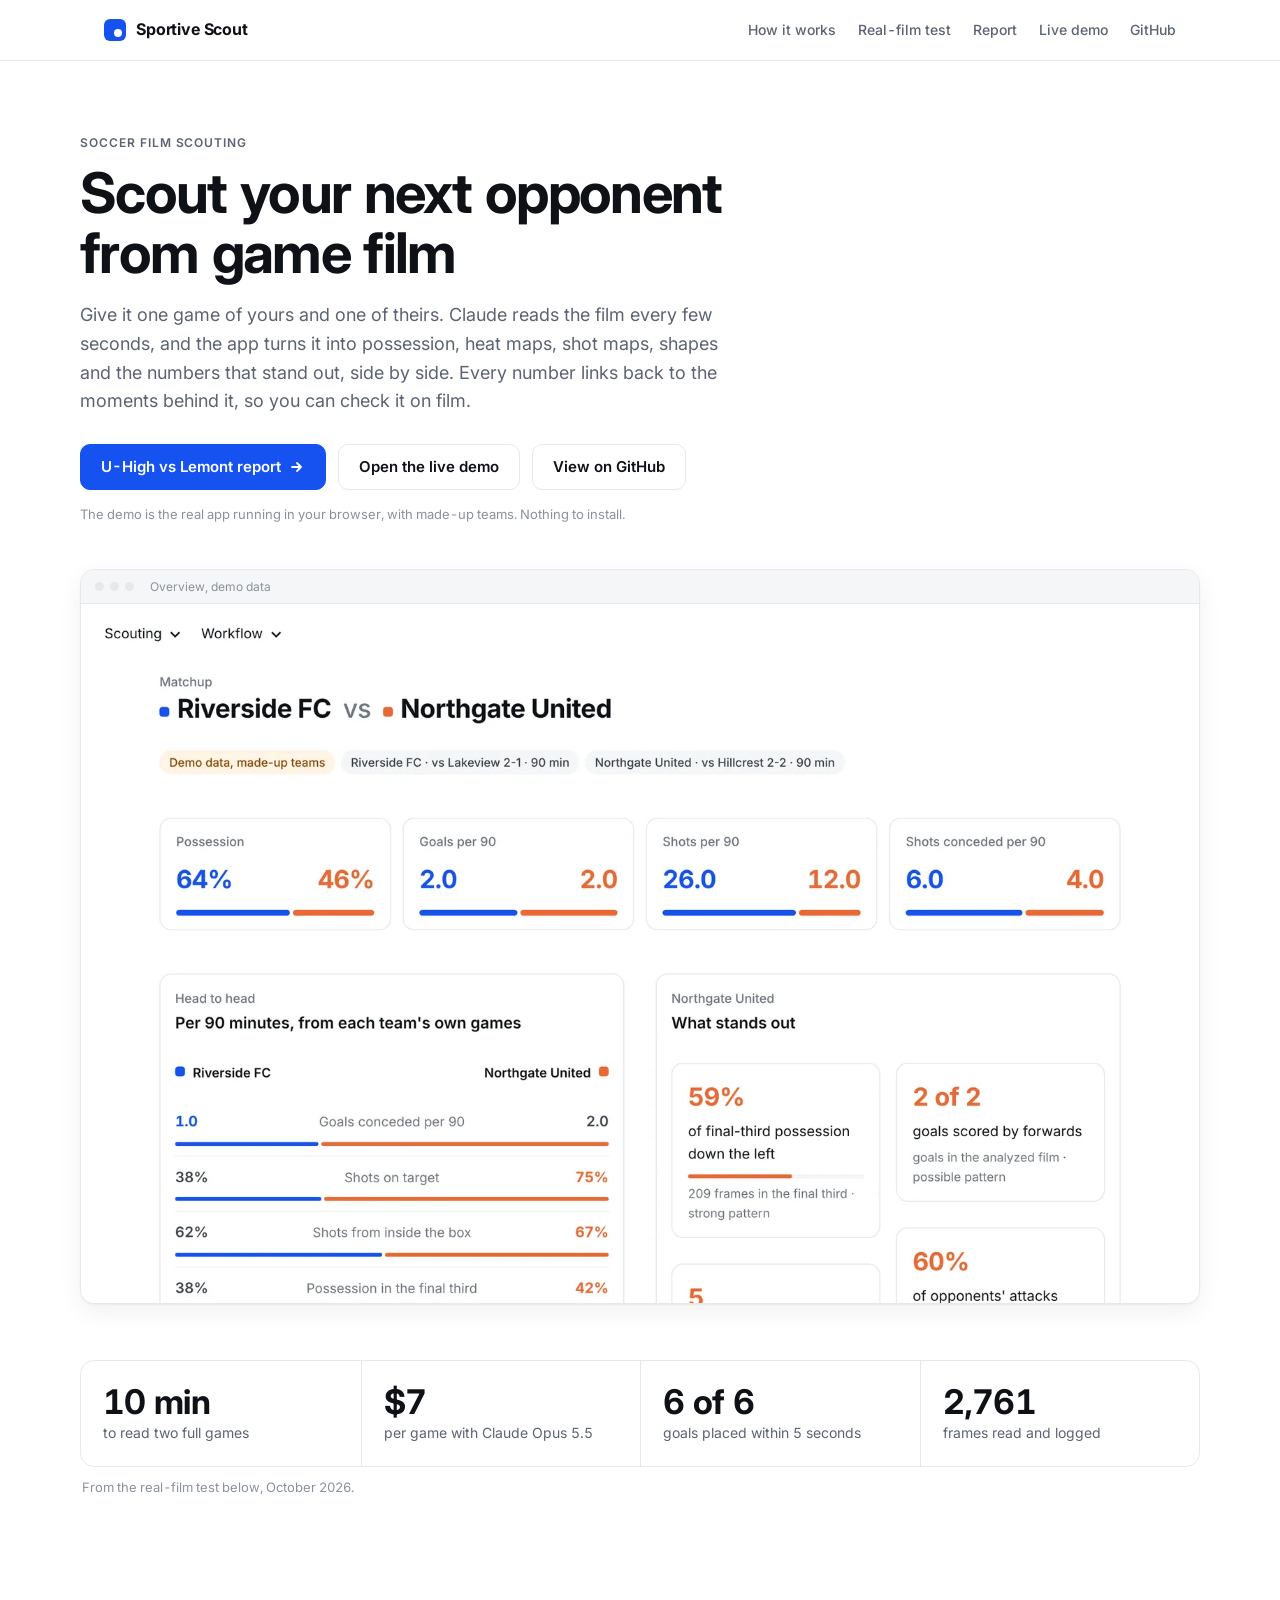
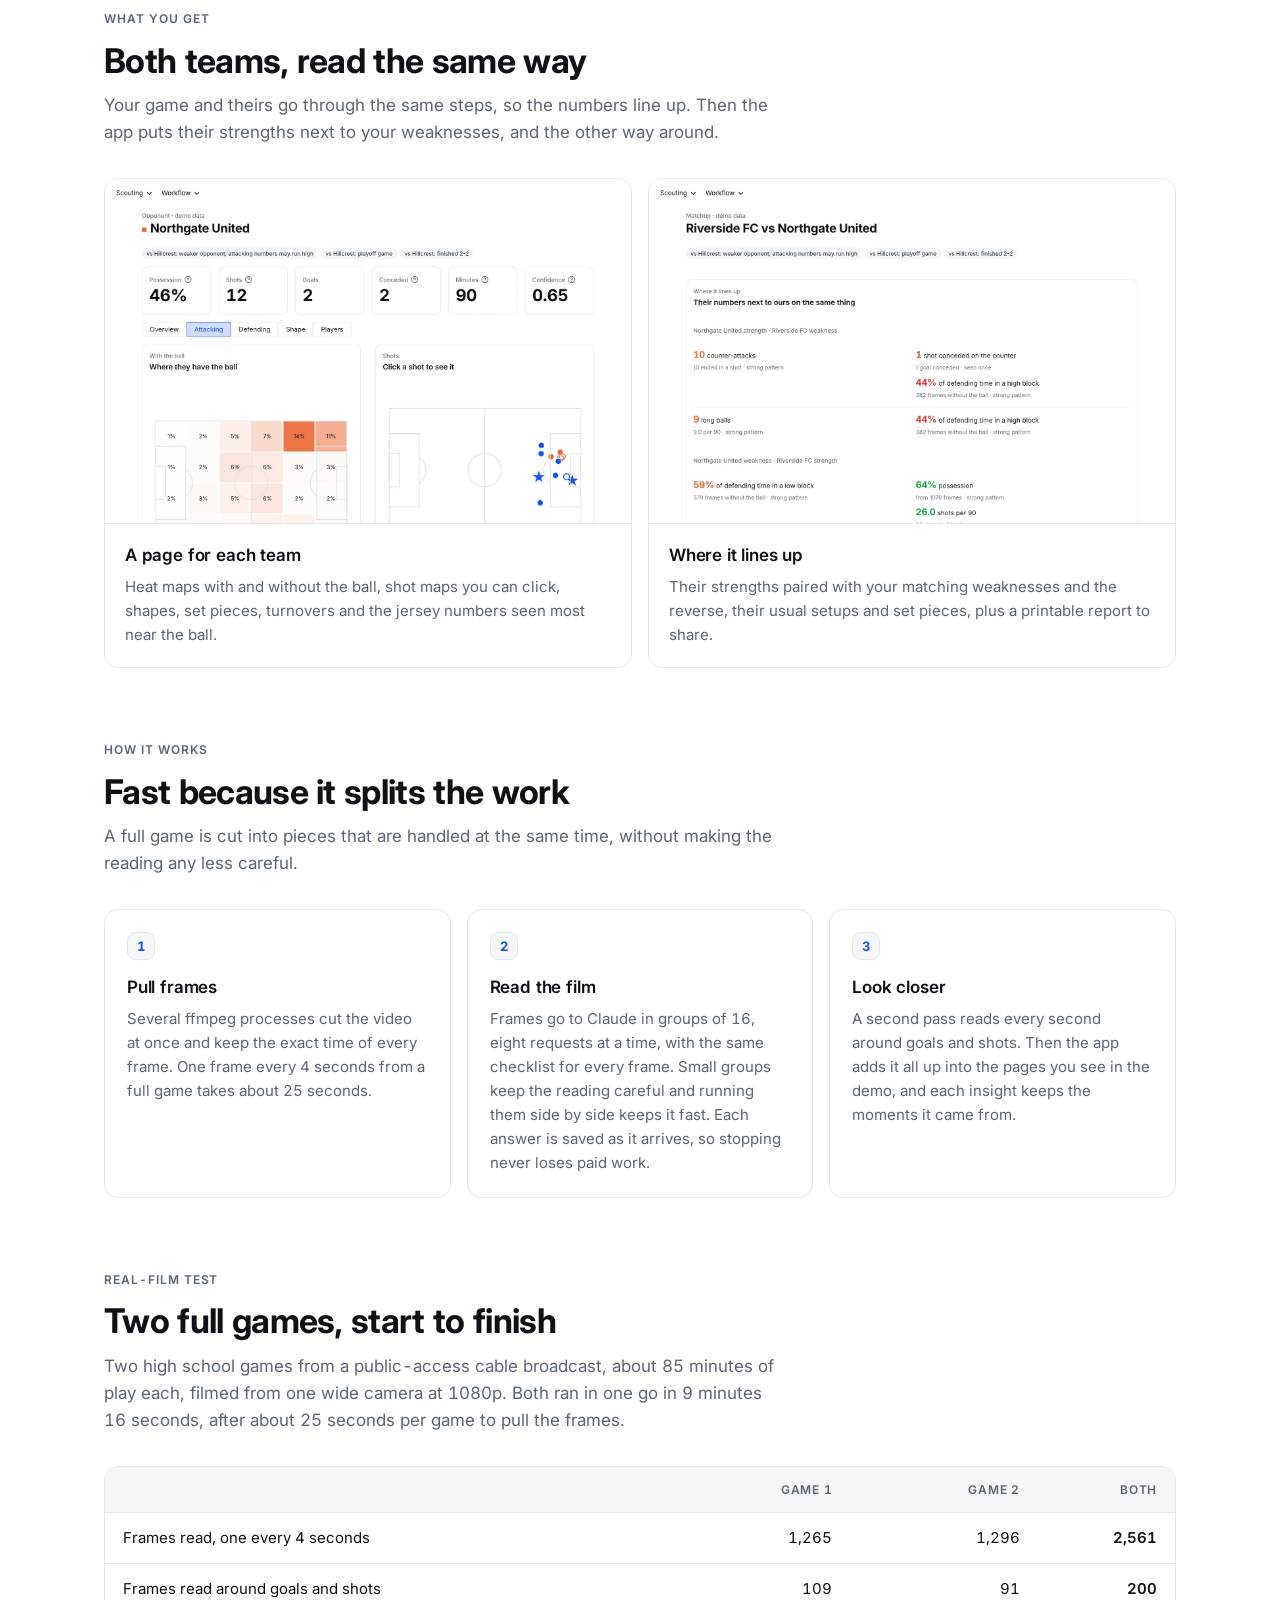
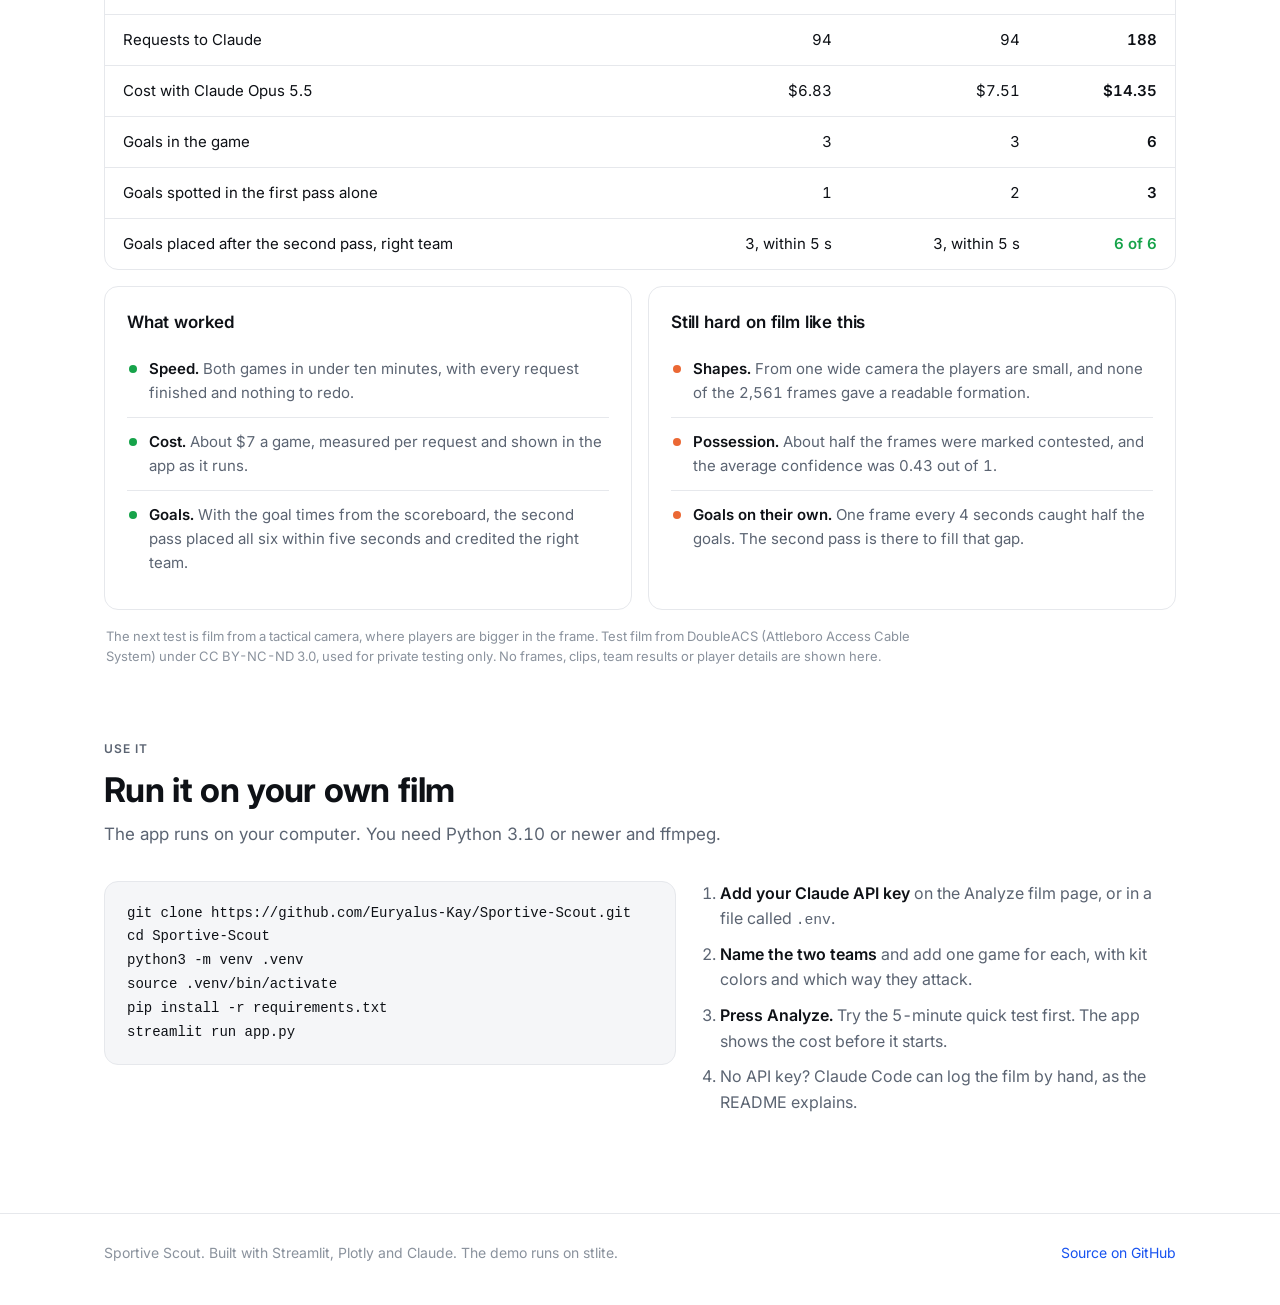
<file: index.html>
<!doctype html>
<html lang="en">
<head>
  <meta charset="utf-8">
  <meta name="viewport" content="width=device-width, initial-scale=1">
  <title>Sportive Scout</title>
  <meta name="description" content="Scout your next opponent from game film. Claude reads the film, the app shows both teams side by side.">
  <link rel="icon" href="favicon.svg" type="image/svg+xml">
  <link rel="preconnect" href="https://fonts.googleapis.com">
  <link rel="preconnect" href="https://fonts.gstatic.com" crossorigin>
  <link href="https://fonts.googleapis.com/css2?family=Inter:wght@400;500;600;700&display=swap" rel="stylesheet">
  <style>
    :root {
      --bg: #ffffff; --soft: #f5f6f8; --card: #ffffff; --ink: #0e1116; --muted: #5b6472; --faint: #8a929d;
      --line: #e6e8ec; --blue: #1652f0; --blue-ink: #ffffff; --orange: #eb6834; --good: #16a34a;
      --shadow: 0 1px 2px rgba(14, 17, 22, .04), 0 8px 24px rgba(14, 17, 22, .06);
    }
    @media (prefers-color-scheme: dark) {
      :root:not([data-theme="light"]) {
        --bg: #0d1117; --soft: #141a22; --card: #121820; --ink: #e8ebef; --muted: #a2abb6; --faint: #7d8794;
        --line: #252d37; --blue: #4d7dff; --blue-ink: #ffffff; --orange: #ff8a57; --good: #34c26b;
        --shadow: 0 1px 2px rgba(0, 0, 0, .3), 0 8px 24px rgba(0, 0, 0, .35);
      }
    }
    :root[data-theme="dark"] {
      --bg: #0d1117; --soft: #141a22; --card: #121820; --ink: #e8ebef; --muted: #a2abb6; --faint: #7d8794;
      --line: #252d37; --blue: #4d7dff; --blue-ink: #ffffff; --orange: #ff8a57; --good: #34c26b;
      --shadow: 0 1px 2px rgba(0, 0, 0, .3), 0 8px 24px rgba(0, 0, 0, .35);
    }
    * { box-sizing: border-box; }
    html { -webkit-text-size-adjust: 100%; }
    body { margin: 0; background: var(--bg); color: var(--ink); font: 16px/1.6 Inter, -apple-system, BlinkMacSystemFont,
           "Segoe UI", Roboto, sans-serif; font-feature-settings: "tnum" 1; }
    a { color: var(--blue); text-decoration: none; }
    a:hover { text-decoration: underline; }
    code { font: 0.92em ui-monospace, SFMono-Regular, Menlo, Consolas, monospace; }
    .wrap { max-width: 1120px; margin: 0 auto; padding: 0 24px; }
    @media (max-width: 640px) { .wrap { padding: 0 16px; } }

    header { border-bottom: 1px solid var(--line); }
    nav { display: flex; align-items: center; justify-content: space-between; height: 60px; gap: 16px; }
    .brand { display: flex; align-items: center; gap: 10px; font-weight: 700; letter-spacing: -.01em; color: var(--ink); }
    .brand:hover { text-decoration: none; }
    .mark { width: 22px; height: 22px; border-radius: 6px; background: var(--blue); position: relative; flex: none; }
    .mark::after { content: ""; position: absolute; width: 8px; height: 8px; border-radius: 50%; background: #fff; right: 4px; bottom: 4px; }
    .links { display: flex; gap: 22px; font-size: 14px; font-weight: 500; }
    .links a { color: var(--muted); }
    .links a:hover { color: var(--ink); text-decoration: none; }
    @media (max-width: 720px) { .links .opt { display: none; } }

    .eyebrow { font-size: 12px; font-weight: 600; letter-spacing: .08em; text-transform: uppercase; color: var(--muted); margin: 0 0 12px; }
    h1 { font-size: clamp(34px, 5.2vw, 56px); line-height: 1.06; letter-spacing: -.03em; margin: 0 0 18px; font-weight: 700; max-width: 760px; }
    h2 { font-size: clamp(26px, 3.4vw, 34px); line-height: 1.15; letter-spacing: -.02em; margin: 0 0 12px; font-weight: 700; }
    h3 { font-size: 17px; letter-spacing: -.01em; margin: 0 0 6px; font-weight: 600; }
    .lede { font-size: 18px; color: var(--muted); max-width: 640px; margin: 0 0 28px; }
    .hero { padding: 72px 0 40px; }
    @media (max-width: 640px) { .hero { padding: 44px 0 28px; } .lede { font-size: 17px; } }

    .ctas { display: flex; flex-wrap: wrap; gap: 12px; align-items: center; }
    .btn { display: inline-flex; align-items: center; gap: 8px; height: 46px; padding: 0 20px; border-radius: 10px; font-weight: 600;
           font-size: 15px; border: 1px solid var(--line); color: var(--ink); background: var(--card); }
    .btn:hover { text-decoration: none; border-color: var(--faint); }
    .btn.primary { background: var(--blue); border-color: var(--blue); color: var(--blue-ink); }
    .btn.primary:hover { filter: brightness(1.08); }
    .note { font-size: 13px; color: var(--faint); margin: 14px 0 0; }

    .frame { margin-top: 44px; border: 1px solid var(--line); border-radius: 14px; overflow: hidden; background: var(--card); box-shadow: var(--shadow); }
    .frame .bar { display: flex; align-items: center; gap: 6px; height: 34px; padding: 0 14px; border-bottom: 1px solid var(--line); background: var(--soft); }
    .frame .bar i { width: 9px; height: 9px; border-radius: 50%; background: var(--line); display: block; }
    .frame .bar span { margin-left: 10px; font-size: 12px; color: var(--faint); }
    .frame img { display: block; width: 100%; height: auto; aspect-ratio: 1600 / 1000; object-fit: cover; object-position: top; }

    .numbers { display: grid; grid-template-columns: repeat(4, 1fr); border: 1px solid var(--line); border-radius: 14px; margin: 56px 0 0; background: var(--card); }
    .numbers div { padding: 22px 22px 20px; border-left: 1px solid var(--line); }
    .numbers div:first-child { border-left: 0; }
    .numbers b { display: block; font-size: 34px; line-height: 1.1; letter-spacing: -.02em; font-weight: 700; }
    .numbers span { font-size: 14px; color: var(--muted); }
    @media (max-width: 760px) {
      .numbers { grid-template-columns: 1fr 1fr; }
      .numbers div:nth-child(3) { border-left: 0; }
      .numbers div:nth-child(n+3) { border-top: 1px solid var(--line); }
      .numbers b { font-size: 28px; }
    }
    .numbers-note { font-size: 13px; color: var(--faint); margin: 10px 2px 0; }

    section { padding: 72px 0 0; }
    @media (max-width: 640px) { section { padding-top: 52px; } }
    .intro { color: var(--muted); max-width: 680px; margin: 0 0 32px; font-size: 17px; }

    .grid3 { display: grid; grid-template-columns: repeat(3, 1fr); gap: 16px; }
    @media (max-width: 860px) { .grid3 { grid-template-columns: 1fr; } }
    .card { border: 1px solid var(--line); border-radius: 14px; background: var(--card); padding: 22px; }
    .card p { margin: 0; color: var(--muted); font-size: 15px; }
    .step { width: 28px; height: 28px; border-radius: 8px; background: var(--soft); border: 1px solid var(--line); display: grid;
            place-items: center; font-size: 13px; font-weight: 700; color: var(--blue); margin-bottom: 14px; }

    .shots { display: grid; grid-template-columns: 1fr 1fr; gap: 16px; }
    @media (max-width: 860px) { .shots { grid-template-columns: 1fr; } }
    .shot { border: 1px solid var(--line); border-radius: 14px; overflow: hidden; background: var(--card); }
    .shot img { display: block; width: 100%; height: auto; aspect-ratio: 1600 / 1050; object-fit: cover; object-position: top; border-bottom: 1px solid var(--line); }
    .shot div { padding: 18px 20px 20px; }
    .shot p { margin: 0; color: var(--muted); font-size: 15px; }

    .table-wrap { border: 1px solid var(--line); border-radius: 14px; overflow-x: auto; background: var(--card); }
    table { width: 100%; border-collapse: collapse; font-size: 15px; min-width: 520px; }
    th, td { padding: 13px 18px; text-align: right; border-top: 1px solid var(--line); white-space: nowrap; }
    th:first-child, td:first-child { text-align: left; white-space: normal; }
    thead th { border-top: 0; font-size: 12px; font-weight: 600; letter-spacing: .06em; text-transform: uppercase; color: var(--muted); background: var(--soft); }
    td.total { font-weight: 600; }
    .ok { color: var(--good); }

    .split { display: grid; grid-template-columns: 1fr 1fr; gap: 16px; margin-top: 16px; }
    @media (max-width: 860px) { .split { grid-template-columns: 1fr; } }
    .list { margin: 8px 0 0; padding: 0; list-style: none; }
    .list li { padding: 12px 0 12px 22px; border-top: 1px solid var(--line); position: relative; color: var(--muted); font-size: 15px; }
    .list li:first-child { border-top: 0; }
    .list li::before { content: ""; position: absolute; left: 2px; top: 20px; width: 8px; height: 8px; border-radius: 50%; }
    .list.good li::before { background: var(--good); }
    .list.bad li::before { background: var(--orange); }
    .list b { color: var(--ink); font-weight: 600; }
    .credit { font-size: 13px; color: var(--faint); margin: 16px 2px 0; max-width: 820px; }

    pre { margin: 0; padding: 20px 22px; border-radius: 14px; background: var(--soft); border: 1px solid var(--line); overflow-x: auto;
          font: 14px/1.7 ui-monospace, SFMono-Regular, Menlo, Consolas, monospace; color: var(--ink); }
    pre code { font: inherit; }
    .run { display: grid; grid-template-columns: 1.2fr 1fr; gap: 24px; align-items: start; }
    @media (max-width: 860px) { .run { grid-template-columns: 1fr; } }
    .run ol { margin: 0; padding-left: 20px; color: var(--muted); }
    .run li { margin: 0 0 10px; }
    .run li b { color: var(--ink); font-weight: 600; }

    footer { margin-top: 88px; border-top: 1px solid var(--line); padding: 28px 0 40px; font-size: 14px; color: var(--faint); }
    footer .wrap { display: flex; justify-content: space-between; gap: 16px; flex-wrap: wrap; }
  </style>
</head>
<body>
  <header>
    <div class="wrap">
      <nav>
        <a class="brand" href="./"><span class="mark"></span>Sportive Scout</a>
        <div class="links">
          <a class="opt" href="#how">How it works</a>
          <a class="opt" href="#tested">Real-film test</a>
          <a href="games/u-high-vs-lemont/">Report</a>
          <a href="demo/">Live demo</a>
          <a href="https://github.com/Euryalus-Kay/Sportive-Scout">GitHub</a>
        </div>
      </nav>
    </div>
  </header>

  <main>
    <div class="wrap hero">
      <p class="eyebrow">Soccer film scouting</p>
      <h1>Scout your next opponent from game film</h1>
      <p class="lede">Give it one game of yours and one of theirs. Claude reads the film every few seconds, and the app turns it
        into possession, heat maps, shot maps, shapes and the numbers that stand out, side by side. Every number links back
        to the moments behind it, so you can check it on film.</p>
      <div class="ctas">
        <a class="btn primary" href="games/u-high-vs-lemont/">U-High vs Lemont report
          <svg width="16" height="16" viewBox="0 0 16 16" fill="none" aria-hidden="true"><path d="M3 8h9m-4-4 4 4-4 4" stroke="currentColor" stroke-width="1.8" stroke-linecap="round" stroke-linejoin="round"/></svg></a>
        <a class="btn" href="demo/">Open the live demo</a>
        <a class="btn" href="https://github.com/Euryalus-Kay/Sportive-Scout">View on GitHub</a>
      </div>
      <p class="note">The demo is the real app running in your browser, with made-up teams. Nothing to install.</p>

      <div class="frame">
        <div class="bar"><i></i><i></i><i></i><span>Overview, demo data</span></div>
        <img src="img/overview.webp" width="1600" height="1000" alt="The Overview page comparing two made-up teams on possession, goals and shots, with a head-to-head table, standout numbers, a momentum chart and a formation">
      </div>

      <div class="numbers" aria-label="Results from the real-film test">
        <div><b>10 min</b><span>to read two full games</span></div>
        <div><b>$7</b><span>per game with Claude Opus 5.5</span></div>
        <div><b>6 of 6</b><span>goals placed within 5 seconds</span></div>
        <div><b>2,761</b><span>frames read and logged</span></div>
      </div>
      <p class="numbers-note">From the real-film test below, October 2026.</p>
    </div>

    <section>
      <div class="wrap">
        <p class="eyebrow">What you get</p>
        <h2>Both teams, read the same way</h2>
        <p class="intro">Your game and theirs go through the same steps, so the numbers line up. Then the app puts their
          strengths next to your weaknesses, and the other way around.</p>
        <div class="shots">
          <div class="shot">
            <img src="img/attacking.webp" width="1600" height="1050" loading="lazy" alt="A team page with possession, shots and goals, a heat map of where the team has the ball and a shot map">
            <div><h3>A page for each team</h3>
              <p>Heat maps with and without the ball, shot maps you can click, shapes, set pieces, turnovers and the
                jersey numbers seen most near the ball.</p></div>
          </div>
          <div class="shot">
            <img src="img/matchup.webp" width="1600" height="1050" loading="lazy" alt="The Matchup page pairing one team's strengths with the other team's weaknesses">
            <div><h3>Where it lines up</h3>
              <p>Their strengths paired with your matching weaknesses and the reverse, their usual setups and set pieces,
                plus a printable report to share.</p></div>
          </div>
        </div>
      </div>
    </section>

    <section id="how">
      <div class="wrap">
        <p class="eyebrow">How it works</p>
        <h2>Fast because it splits the work</h2>
        <p class="intro">A full game is cut into pieces that are handled at the same time, without making the reading any
          less careful.</p>
        <div class="grid3">
          <div class="card"><div class="step">1</div><h3>Pull frames</h3>
            <p>Several ffmpeg processes cut the video at once and keep the exact time of every frame. One frame every 4
              seconds from a full game takes about 25 seconds.</p></div>
          <div class="card"><div class="step">2</div><h3>Read the film</h3>
            <p>Frames go to Claude in groups of 16, eight requests at a time, with the same checklist for every frame.
              Small groups keep the reading careful and running them side by side keeps it fast. Each answer is saved as
              it arrives, so stopping never loses paid work.</p></div>
          <div class="card"><div class="step">3</div><h3>Look closer</h3>
            <p>A second pass reads every second around goals and shots. Then the app adds it all up into the pages you
              see in the demo, and each insight keeps the moments it came from.</p></div>
        </div>
      </div>
    </section>

    <section id="tested">
      <div class="wrap">
        <p class="eyebrow">Real-film test</p>
        <h2>Two full games, start to finish</h2>
        <p class="intro">Two high school games from a public-access cable broadcast, about 85 minutes of play each, filmed
          from one wide camera at 1080p. Both ran in one go in 9 minutes 16 seconds, after about 25 seconds per game to
          pull the frames.</p>
        <div class="table-wrap">
          <table>
            <thead><tr><th></th><th>Game 1</th><th>Game 2</th><th>Both</th></tr></thead>
            <tbody>
              <tr><td>Frames read, one every 4 seconds</td><td>1,265</td><td>1,296</td><td class="total">2,561</td></tr>
              <tr><td>Frames read around goals and shots</td><td>109</td><td>91</td><td class="total">200</td></tr>
              <tr><td>Requests to Claude</td><td>94</td><td>94</td><td class="total">188</td></tr>
              <tr><td>Cost with Claude Opus 5.5</td><td>$6.83</td><td>$7.51</td><td class="total">$14.35</td></tr>
              <tr><td>Goals in the game</td><td>3</td><td>3</td><td class="total">6</td></tr>
              <tr><td>Goals spotted in the first pass alone</td><td>1</td><td>2</td><td class="total">3</td></tr>
              <tr><td>Goals placed after the second pass, right team</td><td>3, within 5 s</td><td>3, within 5 s</td><td class="total ok">6 of 6</td></tr>
            </tbody>
          </table>
        </div>
        <div class="split">
          <div class="card">
            <h3>What worked</h3>
            <ul class="list good">
              <li><b>Speed.</b> Both games in under ten minutes, with every request finished and nothing to redo.</li>
              <li><b>Cost.</b> About $7 a game, measured per request and shown in the app as it runs.</li>
              <li><b>Goals.</b> With the goal times from the scoreboard, the second pass placed all six within five seconds and credited the right team.</li>
            </ul>
          </div>
          <div class="card">
            <h3>Still hard on film like this</h3>
            <ul class="list bad">
              <li><b>Shapes.</b> From one wide camera the players are small, and none of the 2,561 frames gave a readable formation.</li>
              <li><b>Possession.</b> About half the frames were marked contested, and the average confidence was 0.43 out of 1.</li>
              <li><b>Goals on their own.</b> One frame every 4 seconds caught half the goals. The second pass is there to fill that gap.</li>
            </ul>
          </div>
        </div>
        <p class="credit">The next test is film from a tactical camera, where players are bigger in the frame. Test film from
          DoubleACS (Attleboro Access Cable System) under CC BY-NC-ND 3.0, used for private testing only. No frames, clips,
          team results or player details are shown here.</p>
      </div>
    </section>

    <section id="run">
      <div class="wrap">
        <p class="eyebrow">Use it</p>
        <h2>Run it on your own film</h2>
        <p class="intro">The app runs on your computer. You need Python 3.10 or newer and ffmpeg.</p>
        <div class="run">
          <pre><code>git clone https://github.com/Euryalus-Kay/Sportive-Scout.git
cd Sportive-Scout
python3 -m venv .venv
source .venv/bin/activate
pip install -r requirements.txt
streamlit run app.py</code></pre>
          <ol>
            <li><b>Add your Claude API key</b> on the Analyze film page, or in a file called <code>.env</code>.</li>
            <li><b>Name the two teams</b> and add one game for each, with kit colors and which way they attack.</li>
            <li><b>Press Analyze.</b> Try the 5-minute quick test first. The app shows the cost before it starts.</li>
            <li>No API key? Claude Code can log the film by hand, as the README explains.</li>
          </ol>
        </div>
      </div>
    </section>
  </main>

  <footer>
    <div class="wrap">
      <span>Sportive Scout. Built with Streamlit, Plotly and Claude. The demo runs on stlite.</span>
      <a href="https://github.com/Euryalus-Kay/Sportive-Scout">Source on GitHub</a>
    </div>
  </footer>
</body>
</html>
</file>
